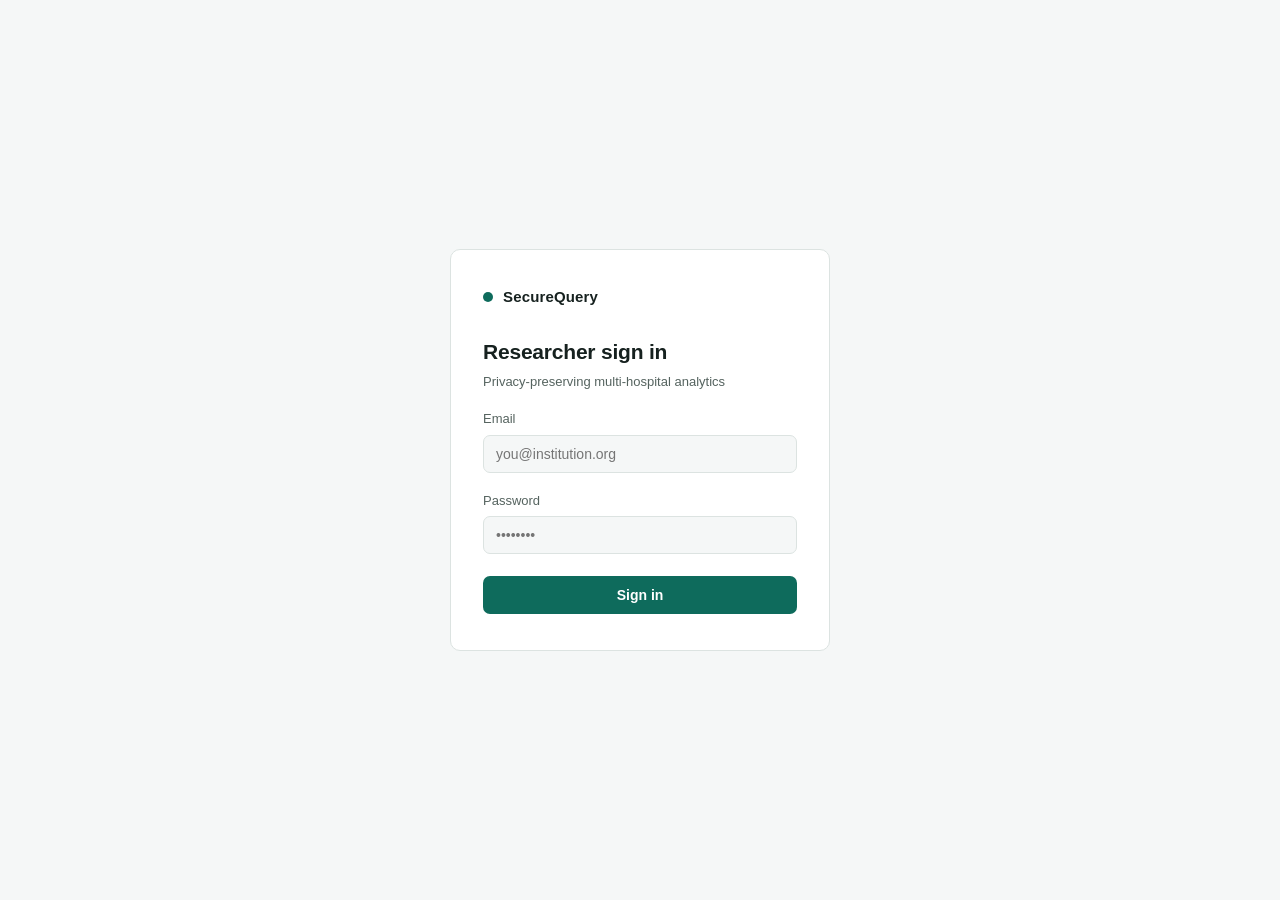
<file: securequery_frontend.html>
<!DOCTYPE html>
<html lang="en">
<head>
<meta charset="UTF-8">
<meta name="viewport" content="width=device-width, initial-scale=1, viewport-fit=cover">
<title>SecureQuery</title>
<style>
  :root {
    --bg: #F5F7F7;
    --surface: #FFFFFF;
    --ink: #16211F;
    --ink-soft: #55635F;
    --line: #DCE3E1;
    --teal: #0E6B5C;
    --teal-dark: #0A4F44;
    --amber: #9A6B14;
    --amber-bg: #FBF1DD;
    --red: #A63A2E;
    --red-bg: #FBEAE6;
    --green-bg: #E8F3EE;
    --radius: 10px;
    --font: -apple-system, BlinkMacSystemFont, "Segoe UI", Helvetica, Arial, sans-serif;
    --mono: "SF Mono", "Cascadia Code", Consolas, monospace;
    box-sizing: border-box;
    padding-top: env(safe-area-inset-top, 0px);
    padding-bottom: env(safe-area-inset-bottom, 0px);
  }
  @media (prefers-color-scheme: dark) {
    :root:not([data-theme="light"]) {
      --bg: #121716;
      --surface: #1A211F;
      --ink: #E9EEEC;
      --ink-soft: #93A19C;
      --line: #2A3432;
      --teal: #35A08C;
      --teal-dark: #2A8272;
      --amber: #D9A94D;
      --amber-bg: #2C2617;
      --red: #E08776;
      --red-bg: #2E1D19;
      --green-bg: #17281F;
    }
  }
  :root[data-theme="dark"] {
    --bg: #121716; --surface: #1A211F; --ink: #E9EEEC; --ink-soft: #93A19C;
    --line: #2A3432; --teal: #35A08C; --teal-dark: #2A8272; --amber: #D9A94D;
    --amber-bg: #2C2617; --red: #E08776; --red-bg: #2E1D19; --green-bg: #17281F;
  }
  * { box-sizing: border-box; }
  html, body { height: 100%; }
  body {
    margin: 0;
    background: var(--bg);
    color: var(--ink);
    font-family: var(--font);
    font-size: 15px;
    line-height: 1.5;
    -webkit-font-smoothing: antialiased;
  }
  .hidden { display: none !important; }

  /* ---------- Login ---------- */
  #login-view {
    min-height: 100%;
    display: flex;
    align-items: center;
    justify-content: center;
    padding: 24px;
  }
  .login-card {
    width: 100%;
    max-width: 380px;
    background: var(--surface);
    border: 1px solid var(--line);
    border-radius: var(--radius);
    padding: 36px 32px;
  }
  .mark {
    display: flex;
    align-items: center;
    gap: 10px;
    margin-bottom: 28px;
  }
  .mark-dot {
    width: 10px; height: 10px; border-radius: 50%;
    background: var(--teal);
    flex-shrink: 0;
  }
  .mark-text {
    font-size: 15px;
    font-weight: 600;
    letter-spacing: 0.01em;
  }
  .mark-sub {
    color: var(--ink-soft);
    font-size: 13px;
  }
  h1 {
    font-size: 21px;
    font-weight: 600;
    margin: 0 0 4px;
    letter-spacing: -0.01em;
  }
  .field-label {
    display: block;
    font-size: 13px;
    color: var(--ink-soft);
    margin: 18px 0 6px;
  }
  input[type=email], input[type=password], input[type=text], textarea, select {
    width: 100%;
    padding: 10px 12px;
    border: 1px solid var(--line);
    border-radius: 7px;
    background: var(--bg);
    color: var(--ink);
    font-family: var(--font);
    font-size: 14px;
    outline: none;
    transition: border-color 0.15s;
  }
  input:focus, textarea:focus, select:focus {
    border-color: var(--teal);
  }
  button {
    font-family: var(--font);
    cursor: pointer;
    border: none;
  }
  .btn-primary {
    width: 100%;
    margin-top: 22px;
    padding: 11px 16px;
    background: var(--teal);
    color: white;
    border-radius: 7px;
    font-size: 14px;
    font-weight: 600;
    transition: background 0.15s;
  }
  .btn-primary:hover { background: var(--teal-dark); }
  .btn-primary:disabled { opacity: 0.55; cursor: default; }
  .err-box {
    margin-top: 14px;
    padding: 10px 12px;
    background: var(--red-bg);
    color: var(--red);
    border-radius: 7px;
    font-size: 13px;
    display: none;
  }
  .err-box.show { display: block; }

  /* ---------- App shell ---------- */
  #app-view { min-height: 100%; }
  header {
    display: flex;
    align-items: center;
    justify-content: space-between;
    padding: 16px 28px;
    border-bottom: 1px solid var(--line);
    background: var(--surface);
  }
  header .who {
    font-size: 13px;
    color: var(--ink-soft);
  }
  header .who strong { color: var(--ink); font-weight: 600; }
  .btn-ghost {
    background: transparent;
    color: var(--ink-soft);
    border: 1px solid var(--line);
    padding: 7px 14px;
    border-radius: 7px;
    font-size: 13px;
  }
  .btn-ghost:hover { color: var(--ink); border-color: var(--ink-soft); }

  main {
    max-width: 760px;
    margin: 0 auto;
    padding: 36px 24px 80px;
  }
  .card {
    background: var(--surface);
    border: 1px solid var(--line);
    border-radius: var(--radius);
    padding: 24px;
    margin-bottom: 20px;
  }
  .card h2 {
    font-size: 14px;
    font-weight: 600;
    margin: 0 0 16px;
    color: var(--ink-soft);
  }
  textarea {
    min-height: 76px;
    resize: vertical;
  }
  .row {
    display: flex;
    gap: 12px;
    margin-top: 14px;
    align-items: center;
  }
  .row select { flex: 1; }
  .ask-btn {
    padding: 10px 20px;
    background: var(--teal);
    color: white;
    border-radius: 7px;
    font-size: 14px;
    font-weight: 600;
    white-space: nowrap;
    display: flex;
    align-items: center;
    gap: 8px;
  }
  .ask-btn:hover { background: var(--teal-dark); }
  .ask-btn:disabled { opacity: 0.55; cursor: default; }
  .spinner {
    width: 14px; height: 14px;
    border: 2px solid rgba(255,255,255,0.4);
    border-top-color: white;
    border-radius: 50%;
    animation: spin 0.7s linear infinite;
    display: none;
  }
  .spinner.show { display: inline-block; }
  @keyframes spin { to { transform: rotate(360deg); } }

  /* ---------- Results ---------- */
  .sql-box {
    font-family: var(--mono);
    font-size: 12.5px;
    background: var(--bg);
    border: 1px solid var(--line);
    border-radius: 7px;
    padding: 12px 14px;
    color: var(--ink-soft);
    overflow-x: auto;
    white-space: pre-wrap;
    word-break: break-word;
  }
  table { width: 100%; border-collapse: collapse; margin-top: 4px; }
  th, td {
    text-align: left;
    padding: 10px 6px;
    border-bottom: 1px solid var(--line);
    font-size: 13.5px;
  }
  th { color: var(--ink-soft); font-weight: 500; font-size: 12.5px; }
  td.value-cell { font-variant-numeric: tabular-nums; font-weight: 600; }
  .badge {
    display: inline-block;
    padding: 2px 8px;
    border-radius: 20px;
    font-size: 11.5px;
    font-weight: 600;
  }
  .badge-ok { background: var(--green-bg); color: var(--teal-dark); }
  .badge-masked { background: var(--amber-bg); color: var(--amber); }
  .masked-text { color: var(--amber); font-style: italic; }

  .stats-grid {
    display: grid;
    grid-template-columns: repeat(auto-fit, minmax(120px, 1fr));
    gap: 12px;
    margin-top: 4px;
  }
  .stat {
    padding: 12px 14px;
    background: var(--bg);
    border-radius: 7px;
  }
  .stat .num { font-size: 20px; font-weight: 700; font-variant-numeric: tabular-nums; }
  .stat .lbl { font-size: 11.5px; color: var(--ink-soft); margin-top: 2px; }

  .bar-row { display: flex; align-items: center; gap: 10px; margin: 8px 0; }
  .bar-label { width: 90px; font-size: 12.5px; color: var(--ink-soft); flex-shrink: 0; }
  .bar-track { flex: 1; background: var(--bg); border-radius: 4px; height: 20px; overflow: hidden; }
  .bar-fill { height: 100%; background: var(--teal); border-radius: 4px; }
  .bar-val { width: 48px; text-align: right; font-size: 12.5px; font-variant-numeric: tabular-nums; flex-shrink: 0; }

  .rejected-box {
    padding: 14px 16px;
    background: var(--red-bg);
    color: var(--red);
    border-radius: 7px;
    font-size: 13.5px;
    line-height: 1.6;
  }
  .rejected-box strong { display: block; margin-bottom: 4px; }

  .empty-hint {
    color: var(--ink-soft);
    font-size: 13.5px;
    text-align: center;
    padding: 20px 0;
  }
</style>
</head>
<body>

<!-- ================= LOGIN ================= -->
<div id="login-view">
  <div class="login-card">
    <div class="mark">
      <span class="mark-dot"></span>
      <span class="mark-text">SecureQuery</span>
    </div>
    <h1>Researcher sign in</h1>
    <div class="mark-sub">Privacy-preserving multi-hospital analytics</div>

    <label class="field-label" for="login-email">Email</label>
    <input type="email" id="login-email" placeholder="you@institution.org" autocomplete="username">

    <label class="field-label" for="login-password">Password</label>
    <input type="password" id="login-password" placeholder="••••••••" autocomplete="current-password">

    <button class="btn-primary" id="login-btn">
      <span id="login-btn-text">Sign in</span>
    </button>

    <div class="err-box" id="login-err"></div>
  </div>
</div>

<!-- ================= APP ================= -->
<div id="app-view" class="hidden">
  <header>
    <div class="mark">
      <span class="mark-dot"></span>
      <span class="mark-text">SecureQuery</span>
    </div>
    <div class="row" style="margin-top:0;">
      <span class="who">Signed in as <strong id="who-email"></strong></span>
      <button class="btn-ghost" id="logout-btn">Log out</button>
    </div>
  </header>

  <main>
    <div class="card">
      <h2>Ask a question</h2>
      <textarea id="question-input" placeholder="e.g. How many diabetes patients per hospital?"></textarea>
      <div class="row">
        <select id="purpose-select">
          <option value="EPIDEMIOLOGICAL_RESEARCH">EPIDEMIOLOGICAL_RESEARCH</option>
          <option value="PUBLIC_HEALTH_SURVEILLANCE">PUBLIC_HEALTH_SURVEILLANCE</option>
          <option value="diabetes_surveillance">Diabetes surveillance</option>
          <option value="hypertension_surveillance">Hypertension surveillance</option>
        </select>
        <button class="ask-btn" id="ask-btn">
          <span class="spinner" id="ask-spinner"></span>
          <span id="ask-btn-text">Ask</span>
        </button>
      </div>
    </div>

    <div id="results-area"></div>
  </main>
</div>

<script>
  const API_BASE = "http://127.0.0.1:8000";
  let token = null;
  let userEmail = null;

  const loginView = document.getElementById("login-view");
  const appView = document.getElementById("app-view");
  const loginBtn = document.getElementById("login-btn");
  const loginBtnText = document.getElementById("login-btn-text");
  const loginErr = document.getElementById("login-err");
  const whoEmail = document.getElementById("who-email");
  const logoutBtn = document.getElementById("logout-btn");
  const askBtn = document.getElementById("ask-btn");
  const askBtnText = document.getElementById("ask-btn-text");
  const askSpinner = document.getElementById("ask-spinner");
  const resultsArea = document.getElementById("results-area");
  const questionInput = document.getElementById("question-input");
  const purposeSelect = document.getElementById("purpose-select");

  function showLogin() {
    loginView.classList.remove("hidden");
    appView.classList.add("hidden");
  }

  async function handleLogin() {
    const email = document.getElementById("login-email").value.trim();
    const password = document.getElementById("login-password").value;
    loginErr.classList.remove("show");

    if (!email || !password) {
      loginErr.textContent = "Enter both email and password.";
      loginErr.classList.add("show");
      return;
    }

    loginBtn.disabled = true;
    loginBtnText.textContent = "Signing in…";

    try {
      const res = await fetch(`${API_BASE}/auth/login`, {
        method: "POST",
        headers: { "Content-Type": "application/json" },
        body: JSON.stringify({ email, password }),
      });

      if (res.status === 401) {
        loginErr.textContent = "Incorrect email or password.";
        loginErr.classList.add("show");
        return;
      }
      if (!res.ok) {
        loginErr.textContent = `Sign-in failed (status ${res.status}).`;
        loginErr.classList.add("show");
        return;
      }

      const data = await res.json();
      token = data.access_token;
      userEmail = email;

      // Redirect directly to backend dashboard view after successful auth
      window.location.href = "http://127.0.0.1:8000/dashboard";
    } catch (e) {
      loginErr.textContent = "Couldn't reach the server. Is the backend running on localhost:8000?";
      loginErr.classList.add("show");
    } finally {
      loginBtn.disabled = false;
      loginBtnText.textContent = "Sign in";
    }
  }

  function handleLogout() {
    token = null;
    userEmail = null;
    resultsArea.innerHTML = "";
    questionInput.value = "";
    document.getElementById("login-email").value = "";
    document.getElementById("login-password").value = "";
    showLogin();
  }

  function escapeHtml(s) {
    return String(s).replace(/[&<>"']/g, (c) => ({
      "&": "&amp;", "<": "&lt;", ">": "&gt;", '"': "&quot;", "'": "&#39;"
    }[c]));
  }

  function renderRejected(message, errors) {
    let html = `<div class="card"><div class="rejected-box"><strong>Query couldn't be answered</strong>${escapeHtml(message)}`;
    if (errors && errors.length) {
      html += `<ul style="margin:8px 0 0;padding-left:18px;">` +
        errors.map(e => `<li>${escapeHtml(e)}</li>`).join("") + `</ul>`;
    }
    html += `</div></div>`;
    resultsArea.innerHTML = html;
  }

  function renderResults(data) {
    const results = Array.isArray(data.results) ? data.results : [];
    const analytics = data.analytics || {};
    const stats = analytics.stats || {};
    const chart = (analytics.charts && analytics.charts[0]) || null;

    let html = `<div class="card">
      <h2>Generated query</h2>
      <div class="sql-box">${escapeHtml(data.generated_sql || "—")}</div>
    </div>`;

    html += `<div class="card"><h2>Results by hospital</h2>`;
    if (results.length === 0) {
      html += `<div class="empty-hint">No results returned.</div>`;
    } else {
      html += `<table><thead><tr><th>Hospital</th><th>Value</th><th>Status</th></tr></thead><tbody>`;
      for (const r of results) {
        const isMasked = !r.disclosed;
        const valCell = isMasked
          ? `<span class="masked-text">below disclosure threshold</span>`
          : escapeHtml(r.value);
        const badge = isMasked
          ? `<span class="badge badge-masked">Masked</span>`
          : `<span class="badge badge-ok">Disclosed</span>`;
        html += `<tr>
          <td>${escapeHtml(r.group_key)}</td>
          <td class="value-cell">${valCell}</td>
          <td>${badge}</td>
        </tr>`;
      }
      html += `</tbody></table>`;
    }
    html += `</div>`;

    if (Object.keys(stats).length) {
      html += `<div class="card"><h2>Summary</h2><div class="stats-grid">`;
      const statLabels = {
        total_groups: "Total groups",
        disclosed_groups: "Disclosed",
        masked_groups: "Masked",
        sum_disclosed_values: "Sum",
        avg_disclosed_value: "Average",
      };
      for (const [key, label] of Object.entries(statLabels)) {
        if (stats[key] === undefined || stats[key] === null) continue;
        const val = typeof stats[key] === "number"
          ? (Number.isInteger(stats[key]) ? stats[key] : stats[key].toFixed(1))
          : stats[key];
        html += `<div class="stat"><div class="num">${val}</div><div class="lbl">${label}</div></div>`;
      }
      html += `</div></div>`;
    }

    if (chart && chart.labels && chart.labels.length) {
      const maxVal = Math.max(...chart.values, 1);
      html += `<div class="card"><h2>${escapeHtml(chart.title || "Chart")}</h2>`;
      chart.labels.forEach((label, i) => {
        const val = chart.values[i];
        const pct = Math.max((val / maxVal) * 100, 3);
        html += `<div class="bar-row">
          <div class="bar-label">${escapeHtml(label)}</div>
          <div class="bar-track"><div class="bar-fill" style="width:${pct}%"></div></div>
          <div class="bar-val">${val}</div>
        </div>`;
      });
      html += `</div>`;
    }

    resultsArea.innerHTML = html;
  }

  async function handleAsk() {
    const question = questionInput.value.trim();
    const purpose = purposeSelect.value;

    if (!question) {
      resultsArea.innerHTML = `<div class="card"><div class="empty-hint">Type a question first.</div></div>`;
      return;
    }

    askBtn.disabled = true;
    askSpinner.classList.add("show");
    askBtnText.textContent = "Asking…";
    resultsArea.innerHTML = "";

    try {
      const res = await fetch(`${API_BASE}/query/ask`, {
        method: "POST",
        headers: {
          "Content-Type": "application/json",
          "Authorization": `Bearer ${token}`,
        },
        body: JSON.stringify({ question, purpose }),
      });

      if (res.status === 401) {
        handleLogout();
        return;
      }

      const data = await res.json();

      if (res.status === 400) {
        const detail = data.detail || {};
        renderRejected(
          typeof detail === "string" ? detail : (detail.message || "The generated query was rejected."),
          typeof detail === "object" ? detail.errors : null
        );
        return;
      }

      if (!res.ok) {
        renderRejected(`Unexpected error (status ${res.status}).`, null);
        return;
      }

      renderResults(data);
    } catch (e) {
      renderRejected("Couldn't reach the server. Is the backend running?", null);
    } finally {
      askBtn.disabled = false;
      askSpinner.classList.remove("show");
      askBtnText.textContent = "Ask";
    }
  }

  loginBtn.addEventListener("click", handleLogin);
  document.getElementById("login-password").addEventListener("keydown", (e) => {
    if (e.key === "Enter") handleLogin();
  });
  logoutBtn.addEventListener("click", handleLogout);
  askBtn.addEventListener("click", handleAsk);
  questionInput.addEventListener("keydown", (e) => {
    if (e.key === "Enter" && (e.metaKey || e.ctrlKey)) handleAsk();
  });

  showLogin();
</script>
</body>
</html>
</file>
